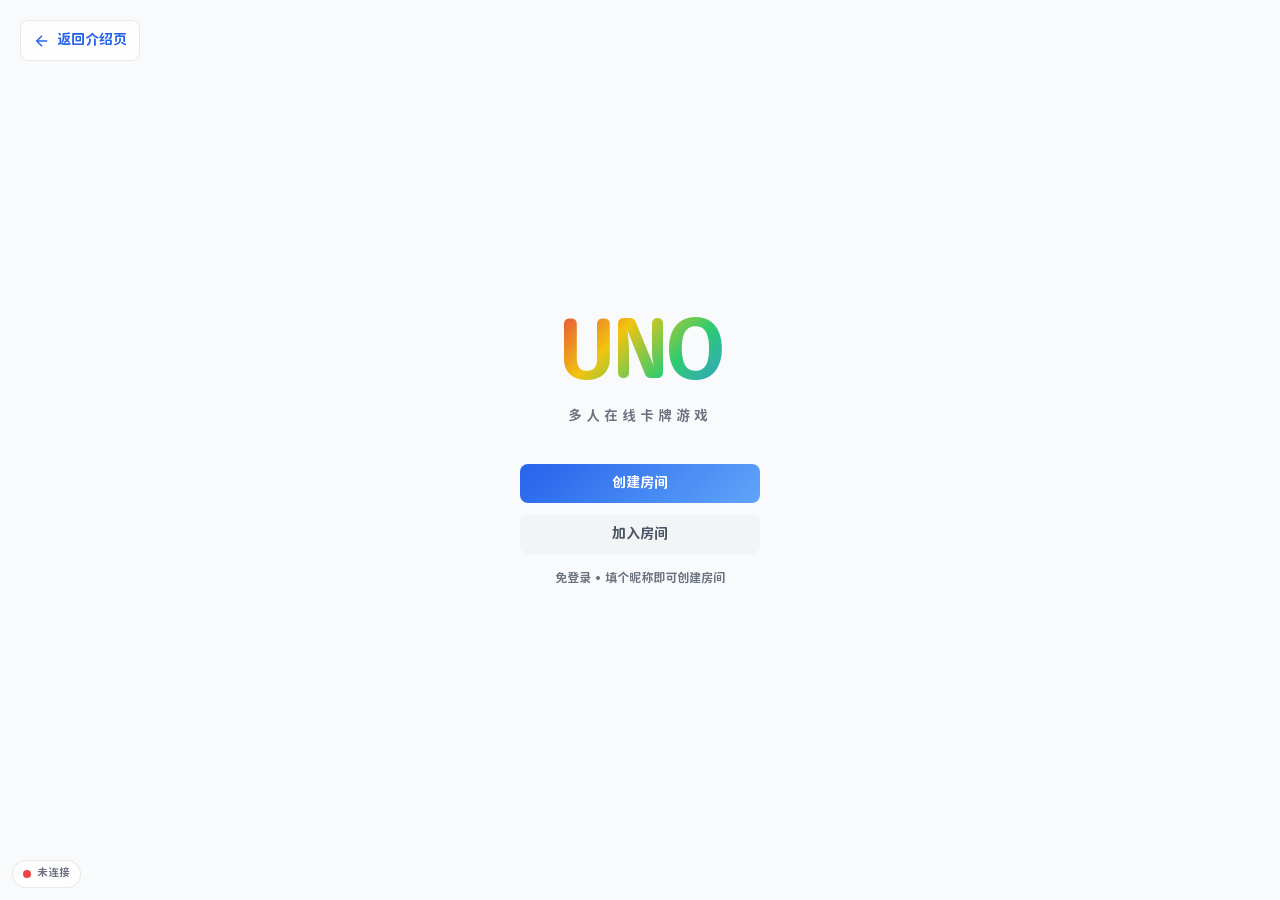
<file: public/index.html>
<!DOCTYPE html>
<html lang="zh-CN">
<head>
    <script src="js/theme-preinit.js?v=1"></script>
    <link rel="stylesheet" href="css/theme-light.css?v=4">
    <link rel="stylesheet" href="css/theme-dark.css?v=7">
    <!-- 进度条骨架内联：<body> 首个子节点，HTML 解析到即渲染，零延迟可见。
         注意：不能 appendChild 到 documentElement（<html> 下的非 head/body 子节点
         会被解析器移除重挂，导致进度条中途重置）。 -->
    <style>
        .page-loading-bar{position:fixed;top:0;left:0;width:0;height:3px;background:linear-gradient(90deg,#3a65c2,#6b8fd8,#3a65c2);background-size:200% 100%;z-index:2147483647;pointer-events:none;box-shadow:0 0 8px rgba(58,101,194,.5);transition:opacity .35s ease-out}
    </style>
    <script>window.__loadStart = (window.performance && performance.now) ? performance.now() : Date.now();</script>
    <script src="js/page-load.js?v=10"></script>
<meta charset="UTF-8">
<meta name="viewport" content="width=device-width, initial-scale=1.0">
<title>UNO 多人在线卡牌游戏</title>
<link rel="icon" type="image/png" href="assets/favicon.jpg">
<link rel="stylesheet" href="css/common.css?v=11">
<link rel="stylesheet" href="css/uno.css?v=3">
</head>
<body>
<div class="page-loading-bar" id="page-loading-bar" style="width:0%"></div>
<div class="beijing"></div>
<div class="background"></div>

<a href="creative.html" class="page-back">
  <svg viewBox="0 0 24 24" fill="none" stroke="currentColor" stroke-width="2">
    <line x1="19" y1="12" x2="5" y2="12"/>
    <polyline points="12 19 5 12 12 5"/>
  </svg>
  <span>返回介绍页</span>
</a>

<!-- ============ START SCREEN ============ -->
<div id="startScreen" class="screen active">
  <div class="logo-container">
    <div class="logo-uno">UNO</div>
    <div class="logo-sub">多人在线卡牌游戏</div>
  </div>
  <div class="start-buttons">
    <button class="btn btn-primary" onclick="showCreateScreen()">创建房间</button>
    <button class="btn btn-secondary" onclick="showJoinScreen()">加入房间</button>
  </div>
  <div class="start-hint" id="startHint"></div>
</div>

<!-- ============ CREATE SCREEN ============ -->
<div id="createScreen" class="screen">
  <div class="uno-card">
    <div class="uno-card-title">创建房间</div>
    <div class="uno-form-group">
      <label>你的昵称</label>
      <input type="text" id="createNickname" placeholder="输入昵称" maxlength="10">
      <div class="uno-form-hint" id="createNicknameHint" style="display:none">使用注册用户名，无法修改</div>
    </div>
    <div class="uno-card-actions">
      <button class="btn btn-primary" onclick="createRoom()">创建</button>
      <button class="btn btn-secondary" onclick="showStartScreen()">返回</button>
    </div>
  </div>
</div>

<!-- ============ JOIN SCREEN ============ -->
<div id="joinScreen" class="screen">
  <div class="uno-card">
    <div class="uno-card-title">加入房间</div>
    <div class="uno-form-group">
      <label>房间代码</label>
      <input type="text" id="joinRoomCode" placeholder="输入6位房间代码" maxlength="6" style="text-transform:uppercase;letter-spacing:4px;text-align:center;font-size:1.2rem">
    </div>
    <div class="uno-form-group">
      <label>你的昵称</label>
      <input type="text" id="joinNickname" placeholder="输入昵称" maxlength="10">
      <div class="uno-form-hint" id="joinNicknameHint" style="display:none">使用注册用户名</div>
    </div>
    <div class="uno-card-actions">
      <button class="btn btn-primary" onclick="joinRoom()">加入</button>
      <button class="btn btn-secondary" onclick="showStartScreen()">返回</button>
    </div>
  </div>
</div>

<!-- ============ LOBBY SCREEN ============ -->
<div id="lobbyScreen" class="screen">
  <div class="uno-card">
    <div class="uno-card-title">游戏大厅</div>
    <div class="lobby-room-code" id="lobbyRoomCode">------</div>
    <div class="lobby-hint">将房间代码分享给好友即可加入</div>
    <div class="lobby-hint">加入房间无需注册</div>
    <button class="btn btn-copy-link" style="width:100%;margin-bottom:12px" onclick="copyRoomLink()">
      <span id="copyLinkText">复制房间链接</span>
    </button>
    <div class="lobby-players" id="lobbyPlayers"></div>
    <div class="uno-card-actions">
      <button class="btn btn-primary" id="startGameBtn" onclick="startGame()" disabled>开始游戏 (至少2人)</button>
      <button class="btn btn-danger" onclick="leaveLobby()">离开房间</button>
    </div>
  </div>
</div>

<!-- ============ GAME SCREEN ============ -->
<div id="gameScreen" class="screen">
  <div class="game-topbar">
    <a href="creative.html" class="game-back">
      <svg viewBox="0 0 24 24" fill="none" stroke="currentColor" stroke-width="2">
        <line x1="19" y1="12" x2="5" y2="12"/>
        <polyline points="12 19 5 12 12 5"/>
      </svg>
      <span>首页</span>
    </a>
    <div class="game-info">
      <div class="game-info-item">
        <span>方向:</span>
        <span class="direction-indicator" id="directionIndicator">&#10227;</span>
      </div>
      <div class="game-info-item">
        <span>当前颜色:</span>
        <span class="current-color-dot" id="currentColorDot"></span>
      </div>
      <div class="game-info-item" id="turnInfo">等待中...</div>
    </div>
    <div class="game-topbar-spacer">
      <div class="last-action" id="lastAction"></div>
      <button class="btn btn-secondary" style="padding:6px 14px;font-size:12px" onclick="leaveGame()">退出</button>
    </div>
  </div>

  <div id="spectatorBanner" class="spectator-banner" style="display:none">
    <svg viewBox="0 0 24 24" fill="none" stroke="currentColor" stroke-width="2" width="16" height="16"><path d="M1 12s4-8 11-8 11 8 11 8-4 8-11 8-11-8-11-8z"/><circle cx="12" cy="12" r="3"/></svg>
    <span>观战模式</span>
  </div>

  <div class="opponents-area" id="opponentsArea"></div>

  <div class="center-area">
    <div class="pile">
      <div class="draw-pile" id="drawPile" onclick="drawCard()">
        <div class="card card-back"></div>
        <div class="card card-back"></div>
        <div class="card card-back"></div>
      </div>
      <div class="pile-label">摸牌堆 (<span id="drawPileCount">0</span>)</div>
    </div>
    <div class="pile">
      <div class="discard-pile" id="discardPile"></div>
      <div class="pile-label">弃牌堆</div>
    </div>
  </div>

  <div class="player-area" id="playerArea">
    <div id="specHandNav" class="spec-hand-nav" style="display:none">
      <button class="spec-nav-btn" onclick="specNavPrev()" id="specNavPrevBtn">&#9664;</button>
      <span class="spec-nav-label" id="specNavLabel">玩家</span>
      <button class="spec-nav-btn" onclick="specNavNext()" id="specNavNextBtn">&#9654;</button>
    </div>
    <div class="player-hand-wrapper">
      <div class="player-hand" id="playerHand"></div>
    </div>
    <div class="player-actions">
      <button class="btn btn-uno" id="unoBtn" onclick="callUno()" disabled>UNO!</button>
    </div>
  </div>
</div>

<!-- ============ END SCREEN ============ -->
<div id="endScreen" class="screen">
  <div class="uno-card" style="text-align:center">
    <div class="uno-card-title" id="endTitle">游戏结束</div>
    <div class="end-winner" id="endWinner"></div>
    <div class="end-scores" id="endScores"></div>
    <div class="uno-card-actions">
      <button class="btn btn-primary" onclick="playAgain()">再来一局</button>
      <button class="btn btn-secondary" onclick="backToStart()">返回首页</button>
    </div>
  </div>
</div>

<!-- ============ COLOR MODAL ============ -->
<div class="color-modal-overlay" id="colorModal">
  <div class="color-modal">
    <div class="color-modal-title">选择颜色</div>
    <div class="color-choices">
      <button class="color-choice color-choice-red" onclick="chooseColor('red')">红色</button>
      <button class="color-choice color-choice-yellow" onclick="chooseColor('yellow')">黄色</button>
      <button class="color-choice color-choice-green" onclick="chooseColor('green')">绿色</button>
      <button class="color-choice color-choice-blue" onclick="chooseColor('blue')">蓝色</button>
    </div>
  </div>
</div>

<!-- ============ SPECTATOR SIDEBAR ============ -->
<div class="spectator-sidebar" id="spectatorSidebar">
  <div class="spectator-sidebar-header">
    <div class="spectator-sidebar-title">
      <svg viewBox="0 0 24 24" fill="none" stroke="currentColor" stroke-width="2" width="16" height="16"><path d="M1 12s4-8 11-8 11 8 11 8-4 8-11 8-11-8-11-8z"/><circle cx="12" cy="12" r="3"/></svg>
      观战面板
    </div>
    <button class="spectator-sidebar-close" onclick="collapseSpectatorSidebar()" title="收起面板">&#9664;</button>
  </div>
  <div class="spectator-sidebar-body" id="spectatorSidebarBody"></div>
</div>

<!-- 侧边栏展开按钮 -->
<div class="spec-sidebar-open-btn" id="specSidebarOpenBtn" onclick="expandSpectatorSidebar()" title="展开观战面板">&#9654;</div>

<!-- ============ TOAST CONTAINER ============ -->
<div class="toast-container" id="toastContainer"></div>

<!-- ============ CONNECTION STATUS ============ -->
<div class="connection-status" id="connectionStatus">
  <span class="status-dot disconnected"></span>
  <span>未连接</span>
</div>

<!-- ============ SPECTATOR VIEW TOGGLE (mobile) ============ -->
<button class="spec-view-toggle" id="specViewToggle" onclick="toggleSpectatorSidebar()" style="display:none">
  <svg viewBox="0 0 24 24" fill="none" stroke="currentColor" stroke-width="2" width="14" height="14"><path d="M1 12s4-8 11-8 11 8 11 8-4 8-11 8-11-8-11-8z"/><circle cx="12" cy="12" r="3"/></svg>
  观战
</button>

<script src="js/uno.js?v=2"></script>
<script src="js/theme.js"></script>
</body>
</html>
</file>
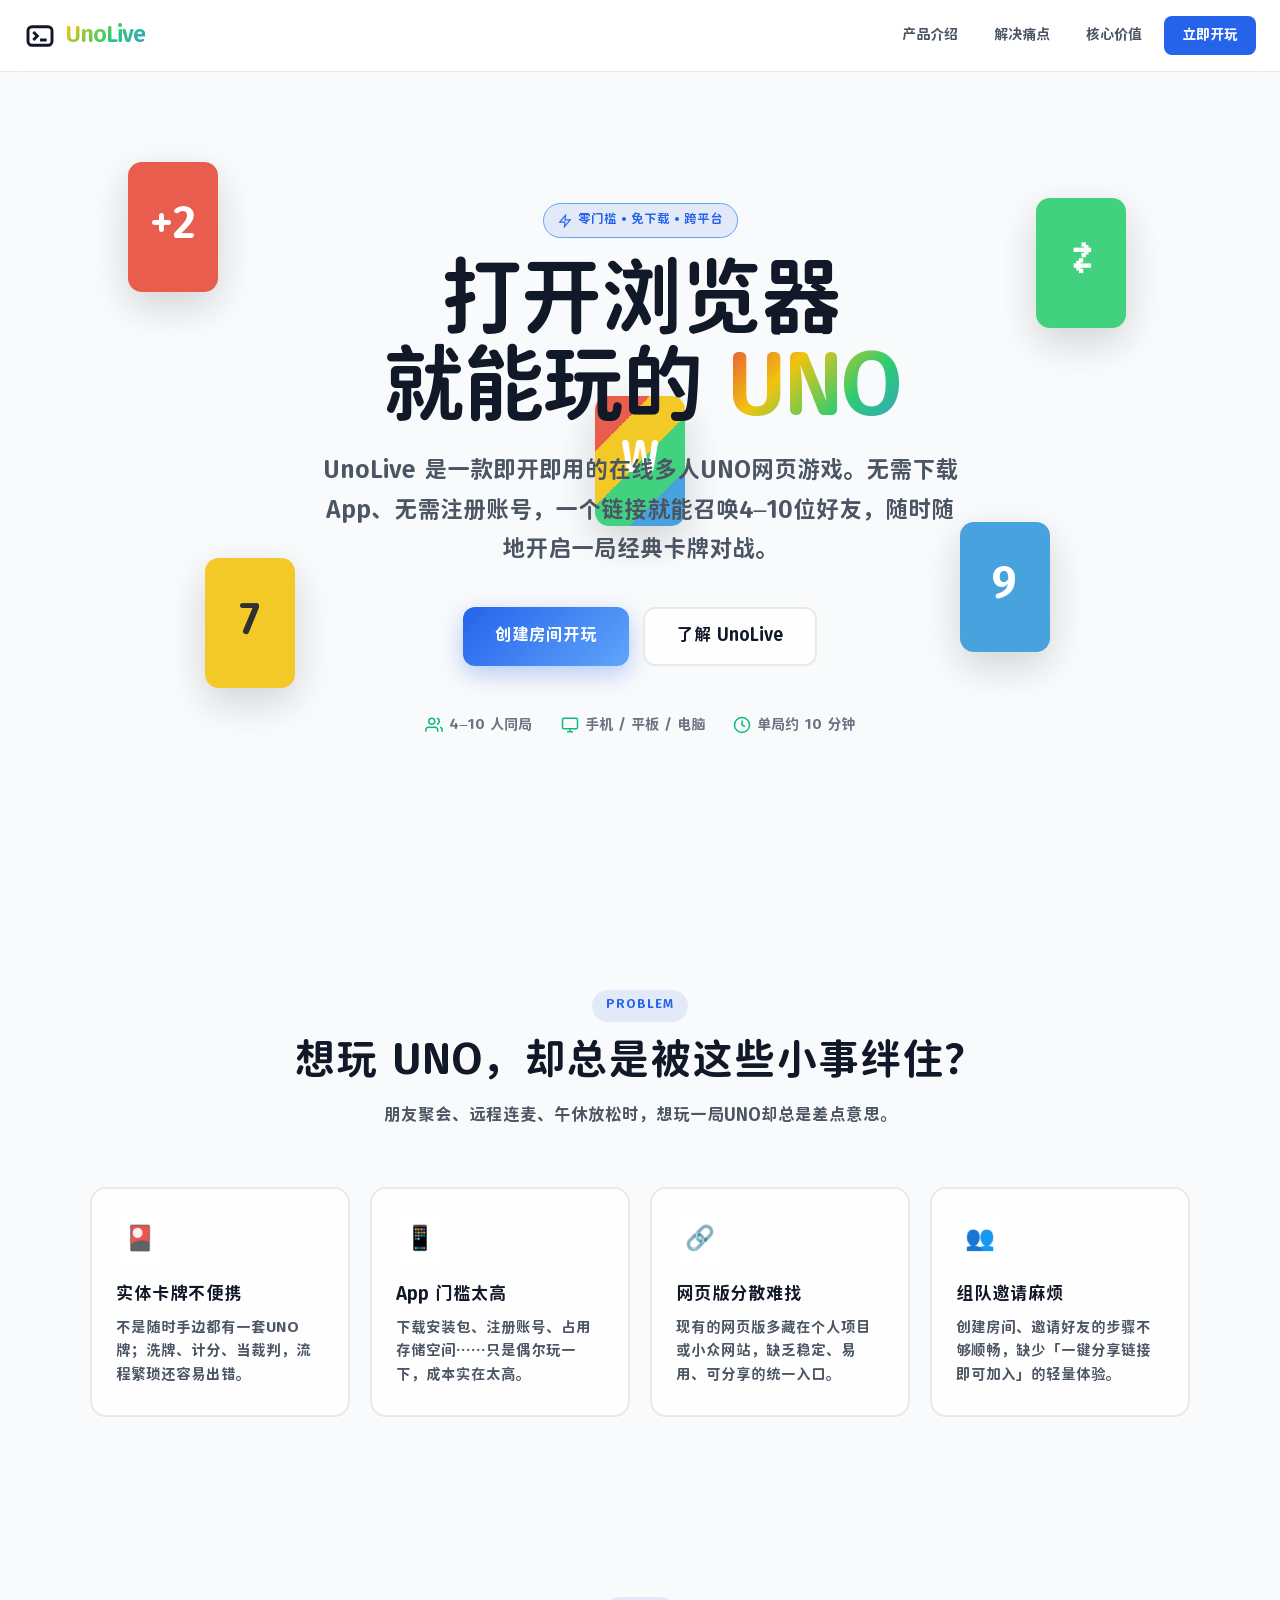
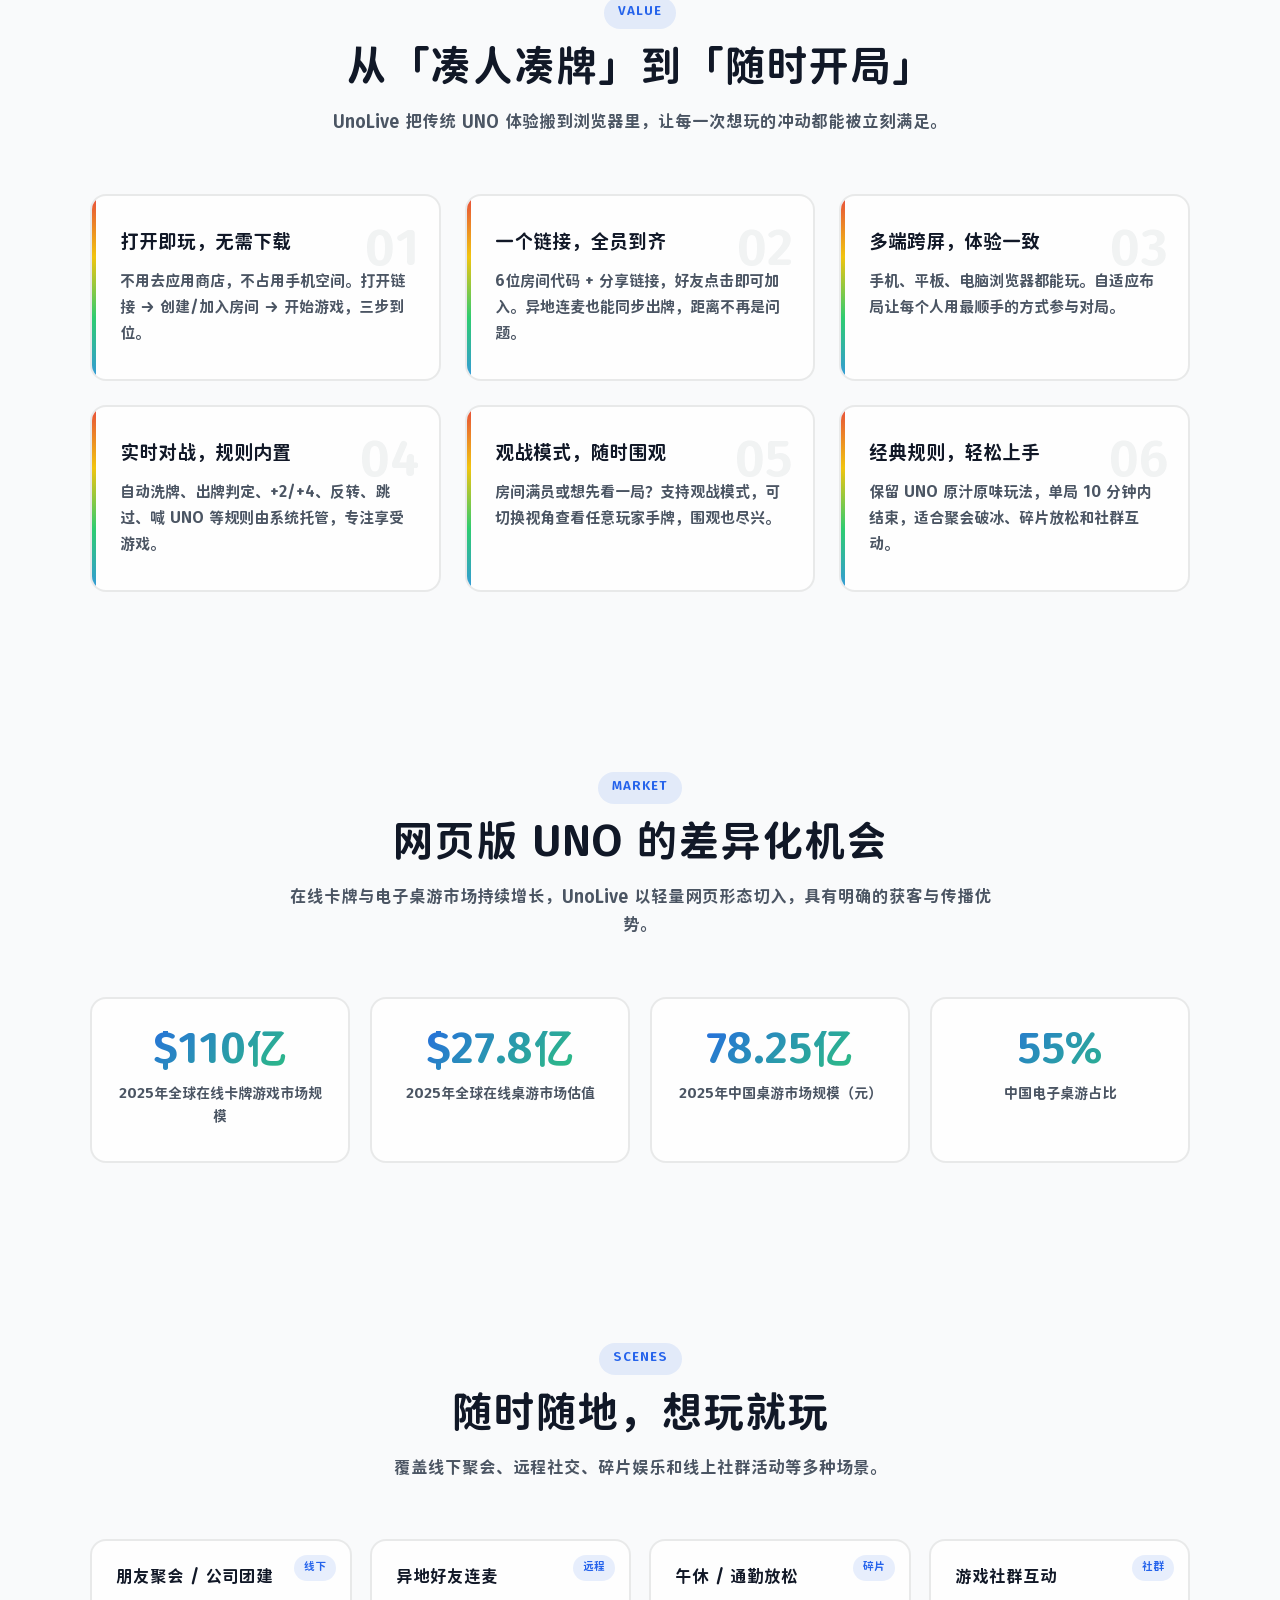
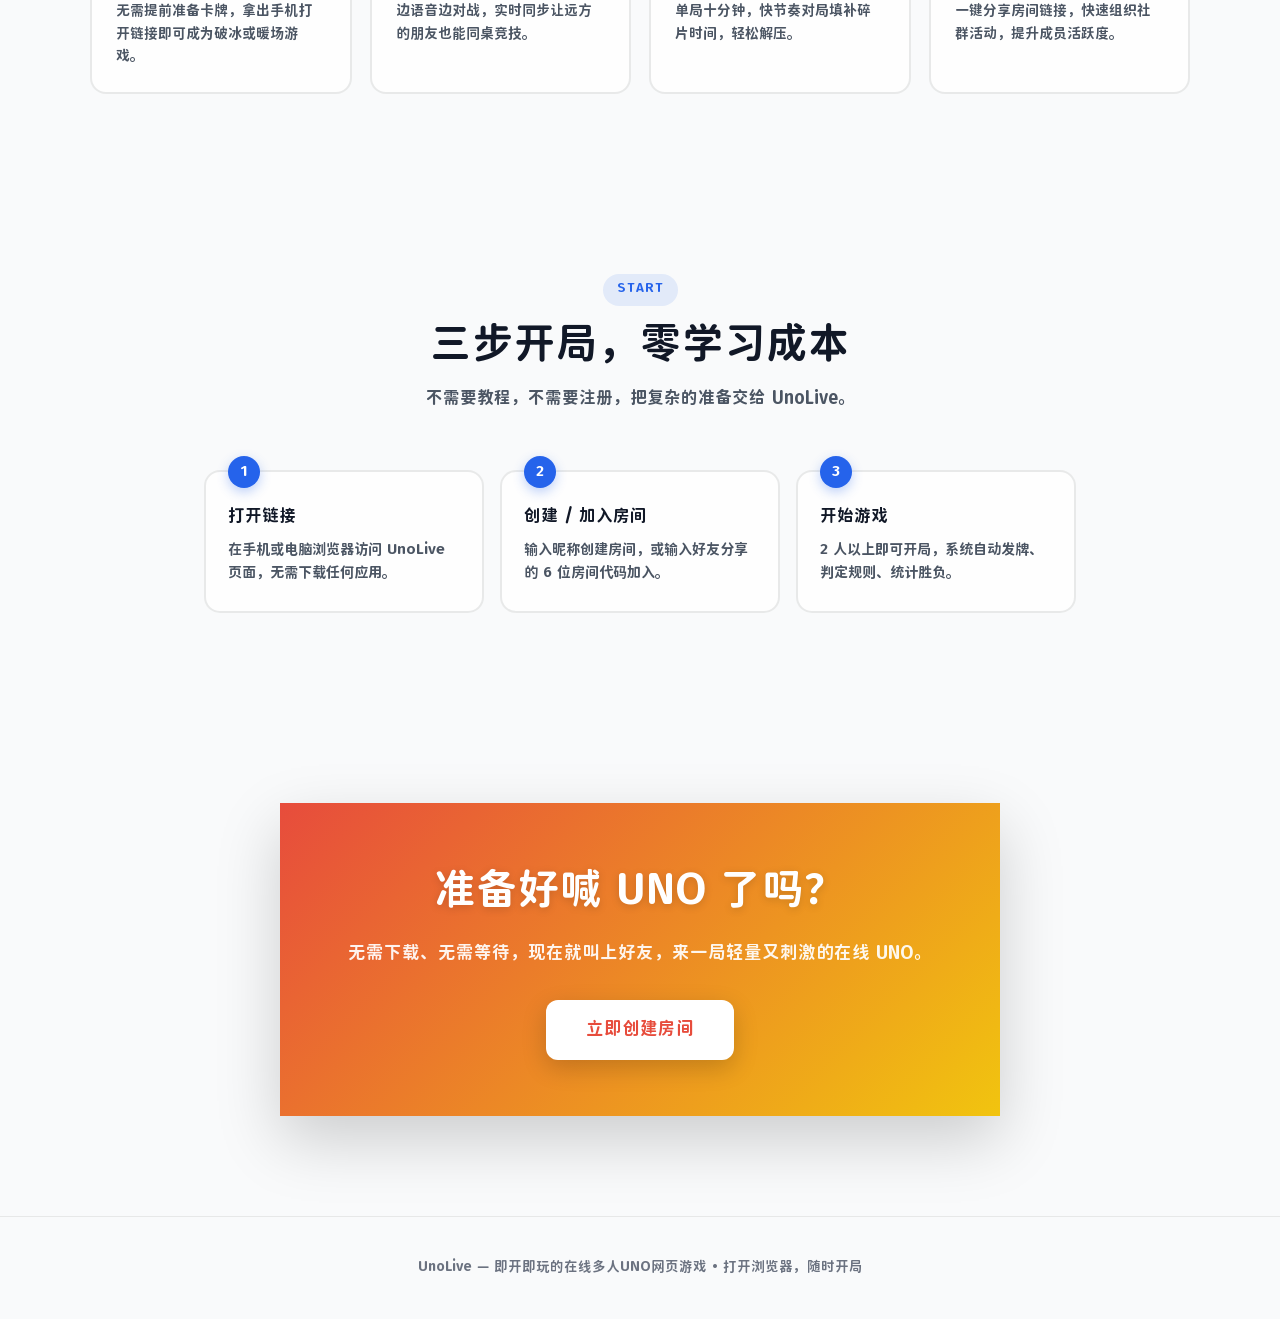
<file: public/creative.html>
<!DOCTYPE html>
<html lang="zh-CN">
<head>
    <script src="js/theme-preinit.js?v=1"></script>
    <link rel="stylesheet" href="css/theme-light.css?v=4">
    <link rel="stylesheet" href="css/theme-dark.css?v=7">
    <!-- 进度条骨架内联：<body> 首个子节点，HTML 解析到即渲染，零延迟可见。
         注意：不能 appendChild 到 documentElement（<html> 下的非 head/body 子节点
         会被解析器移除重挂，导致进度条中途重置）。 -->
    <style>
        .page-loading-bar{position:fixed;top:0;left:0;width:0;height:3px;background:linear-gradient(90deg,#3a65c2,#6b8fd8,#3a65c2);background-size:200% 100%;z-index:2147483647;pointer-events:none;box-shadow:0 0 8px rgba(58,101,194,.5);transition:opacity .35s ease-out}
    </style>
    <script>window.__loadStart = (window.performance && performance.now) ? performance.now() : Date.now();</script>
    <script src="js/page-load.js?v=10"></script>
<meta charset="UTF-8">
<meta name="viewport" content="width=device-width, initial-scale=1.0">
<title>UnoLive — 即开即玩的在线多人UNO</title>
<link rel="icon" type="image/png" href="assets/favicon.jpg">
<link rel="stylesheet" href="css/common.css?v=11">
<link rel="stylesheet" href="css/uno-creative.css?v=2">
</head>
<body>
<div class="page-loading-bar" id="page-loading-bar" style="width:0%"></div>
<div class="beijing"></div>
<div class="background"></div>

<nav class="lp-nav">
  <div class="lp-nav-logo">
    <svg viewBox="0 0 24 24" fill="none" stroke="currentColor" stroke-width="2.2"><rect x="3" y="5" width="18" height="14" rx="3"/><path d="M7 9l3 3-3 3M12 15h5"/></svg>
    UnoLive
  </div>
  <div class="lp-nav-links">
    <a href="#intro">产品介绍</a>
    <a href="#pain">解决痛点</a>
    <a href="#value">核心价值</a>
    <a href="index.html" class="lp-nav-cta">立即开玩</a>
  </div>
</nav>

<main class="uno-lp">
  <!-- Hero -->
  <section class="lp-hero">
    <div class="hero-cards">
      <div class="hero-card red">+2</div>
      <div class="hero-card yellow">7</div>
      <div class="hero-card green">⇄</div>
      <div class="hero-card blue">9</div>
      <div class="hero-card wild">W</div>
    </div>
    <div class="hero-content">
      <div class="hero-badge">
        <svg viewBox="0 0 24 24" fill="none" stroke="currentColor" stroke-width="2" width="14" height="14"><path d="M13 2L3 14h9l-1 8 10-12h-9l1-8z"/></svg>
        零门槛 · 免下载 · 跨平台
      </div>
      <h1 class="hero-title">打开浏览器<br>就能玩的 <span class="uno">UNO</span></h1>
      <p class="hero-subtitle">UnoLive 是一款即开即用的在线多人UNO网页游戏。无需下载App、无需注册账号，一个链接就能召唤4–10位好友，随时随地开启一局经典卡牌对战。</p>
      <div class="hero-actions">
        <a href="index.html" class="btn btn-primary">创建房间开玩</a>
        <a href="#intro" class="btn btn-secondary">了解 UnoLive</a>
      </div>
      <div class="hero-meta">
        <span><svg viewBox="0 0 24 24" fill="none" stroke="currentColor" stroke-width="2"><path d="M17 21v-2a4 4 0 0 0-4-4H5a4 4 0 0 0-4 4v2"/><circle cx="9" cy="7" r="4"/><path d="M23 21v-2a4 4 0 0 0-3-3.87M16 3.13a4 4 0 0 1 0 7.75"/></svg> 4–10 人同局</span>
        <span><svg viewBox="0 0 24 24" fill="none" stroke="currentColor" stroke-width="2"><rect x="2" y="3" width="20" height="14" rx="2"/><line x1="8" y1="21" x2="16" y2="21"/><line x1="12" y1="17" x2="12" y2="21"/></svg> 手机 / 平板 / 电脑</span>
        <span><svg viewBox="0 0 24 24" fill="none" stroke="currentColor" stroke-width="2"><circle cx="12" cy="12" r="10"/><polyline points="12 6 12 12 16 14"/></svg> 单局约 10 分钟</span>
      </div>
    </div>
  </section>

  <!-- 痛点 -->
  <section class="lp-section" id="pain">
    <div class="lp-section-inner">
      <div class="section-header">
        <span class="section-label">Problem</span>
        <h2 class="section-title">想玩 UNO，却总是被这些小事绊住？</h2>
        <p class="section-desc">朋友聚会、远程连麦、午休放松时，想玩一局UNO却总是差点意思。</p>
      </div>
      <div class="pain-grid">
        <div class="pain-card">
          <div class="pain-icon">🎴</div>
          <h3>实体卡牌不便携</h3>
          <p>不是随时手边都有一套UNO牌；洗牌、计分、当裁判，流程繁琐还容易出错。</p>
        </div>
        <div class="pain-card">
          <div class="pain-icon">📱</div>
          <h3>App 门槛太高</h3>
          <p>下载安装包、注册账号、占用存储空间……只是偶尔玩一下，成本实在太高。</p>
        </div>
        <div class="pain-card">
          <div class="pain-icon">🔗</div>
          <h3>网页版分散难找</h3>
          <p>现有的网页版多藏在个人项目或小众网站，缺乏稳定、易用、可分享的统一入口。</p>
        </div>
        <div class="pain-card">
          <div class="pain-icon">👥</div>
          <h3>组队邀请麻烦</h3>
          <p>创建房间、邀请好友的步骤不够顺畅，缺少「一键分享链接即可加入」的轻量体验。</p>
        </div>
      </div>
    </div>
  </section>

  <!-- 核心价值 -->
  <section class="lp-section" id="value">
    <div class="lp-section-inner">
      <div class="section-header">
        <span class="section-label">Value</span>
        <h2 class="section-title">从「凑人凑牌」到「随时开局」</h2>
        <p class="section-desc">UnoLive 把传统 UNO 体验搬到浏览器里，让每一次想玩的冲动都能被立刻满足。</p>
      </div>
      <div class="value-grid">
        <div class="value-card">
          <span class="value-num">01</span>
          <h3>打开即玩，无需下载</h3>
          <p>不用去应用商店，不占用手机空间。打开链接 → 创建/加入房间 → 开始游戏，三步到位。</p>
        </div>
        <div class="value-card">
          <span class="value-num">02</span>
          <h3>一个链接，全员到齐</h3>
          <p>6位房间代码 + 分享链接，好友点击即可加入。异地连麦也能同步出牌，距离不再是问题。</p>
        </div>
        <div class="value-card">
          <span class="value-num">03</span>
          <h3>多端跨屏，体验一致</h3>
          <p>手机、平板、电脑浏览器都能玩。自适应布局让每个人用最顺手的方式参与对局。</p>
        </div>
        <div class="value-card">
          <span class="value-num">04</span>
          <h3>实时对战，规则内置</h3>
          <p>自动洗牌、出牌判定、+2/+4、反转、跳过、喊 UNO 等规则由系统托管，专注享受游戏。</p>
        </div>
        <div class="value-card">
          <span class="value-num">05</span>
          <h3>观战模式，随时围观</h3>
          <p>房间满员或想先看一局？支持观战模式，可切换视角查看任意玩家手牌，围观也尽兴。</p>
        </div>
        <div class="value-card">
          <span class="value-num">06</span>
          <h3>经典规则，轻松上手</h3>
          <p>保留 UNO 原汁原味玩法，单局 10 分钟内结束，适合聚会破冰、碎片放松和社群互动。</p>
        </div>
      </div>
    </div>
  </section>

  <!-- 数据 -->
  <section class="lp-section" id="market">
    <div class="lp-section-inner">
      <div class="section-header">
        <span class="section-label">Market</span>
        <h2 class="section-title">网页版 UNO 的差异化机会</h2>
        <p class="section-desc">在线卡牌与电子桌游市场持续增长，UnoLive 以轻量网页形态切入，具有明确的获客与传播优势。</p>
      </div>
      <div class="stats-grid">
        <div class="stat-card">
          <div class="stat-number">$110亿</div>
          <div class="stat-label">2025年全球在线卡牌游戏市场规模</div>
        </div>
        <div class="stat-card">
          <div class="stat-number">$27.8亿</div>
          <div class="stat-label">2025年全球在线桌游市场估值</div>
        </div>
        <div class="stat-card">
          <div class="stat-number">78.25亿</div>
          <div class="stat-label">2025年中国桌游市场规模（元）</div>
        </div>
        <div class="stat-card">
          <div class="stat-number">55%</div>
          <div class="stat-label">中国电子桌游占比</div>
        </div>
      </div>
    </div>
  </section>

  <!-- 使用场景 -->
  <section class="lp-section" id="scenes">
    <div class="lp-section-inner">
      <div class="section-header">
        <span class="section-label">Scenes</span>
        <h2 class="section-title">随时随地，想玩就玩</h2>
        <p class="section-desc">覆盖线下聚会、远程社交、碎片娱乐和线上社群活动等多种场景。</p>
      </div>
      <div class="scene-grid">
        <div class="scene-card">
          <span class="scene-tag">线下</span>
          <h4>朋友聚会 / 公司团建</h4>
          <p>无需提前准备卡牌，拿出手机打开链接即可成为破冰或暖场游戏。</p>
        </div>
        <div class="scene-card">
          <span class="scene-tag">远程</span>
          <h4>异地好友连麦</h4>
          <p>边语音边对战，实时同步让远方的朋友也能同桌竞技。</p>
        </div>
        <div class="scene-card">
          <span class="scene-tag">碎片</span>
          <h4>午休 / 通勤放松</h4>
          <p>单局十分钟，快节奏对局填补碎片时间，轻松解压。</p>
        </div>
        <div class="scene-card">
          <span class="scene-tag">社群</span>
          <h4>游戏社群互动</h4>
          <p>一键分享房间链接，快速组织社群活动，提升成员活跃度。</p>
        </div>
      </div>
    </div>
  </section>

  <!-- 流程 -->
  <section class="lp-section" id="steps">
    <div class="lp-section-inner">
      <div class="section-header">
        <span class="section-label">Start</span>
        <h2 class="section-title">三步开局，零学习成本</h2>
        <p class="section-desc">不需要教程，不需要注册，把复杂的准备交给 UnoLive。</p>
      </div>
      <div class="steps">
        <div class="step">
          <h4>打开链接</h4>
          <p>在手机或电脑浏览器访问 UnoLive 页面，无需下载任何应用。</p>
        </div>
        <div class="step">
          <h4>创建 / 加入房间</h4>
          <p>输入昵称创建房间，或输入好友分享的 6 位房间代码加入。</p>
        </div>
        <div class="step">
          <h4>开始游戏</h4>
          <p>2 人以上即可开局，系统自动发牌、判定规则、统计胜负。</p>
        </div>
      </div>
    </div>
  </section>

  <!-- CTA -->
  <section class="lp-cta" id="intro">
    <div class="cta-inner">
      <h2>准备好喊 UNO 了吗？</h2>
      <p>无需下载、无需等待，现在就叫上好友，来一局轻量又刺激的在线 UNO。</p>
      <a href="index.html" class="btn">立即创建房间</a>
    </div>
  </section>

  <footer class="lp-footer">
    <p>UnoLive — 即开即玩的在线多人UNO网页游戏 · 打开浏览器，随时开局</p>
  </footer>
</main>
<script src="js/theme.js"></script>
</body>
</html>
</file>
<file: public/css/theme-light.css>
/* =====================================================
   全站亮色主题变量
   说明：仅保存亮色调色板与主题级变量；页面布局仍在各自 CSS 中维护。
   ===================================================== */

:root,
html[data-theme="light"] {
  color-scheme: light;

  /* 主色调 - 蓝色系（common.css 组件使用） */
  --primary: #2563EB;
  --primary-dark: #1D4ED8;
  --primary-light: #60A5FA;
  --primary-bg: rgba(37, 99, 235, 0.1);

  /* legacy / article style.css 变量 */
  --primary-color: #2563EB;
  --secondary-color: #ec4899;
  --glass-bg: rgba(255, 255, 255, 0.1);
  --glass-border: rgba(255, 255, 255, 0.2);
  --shadow: 0 8px 32px rgba(0, 0, 0, 0.1);
  --bg-primary: rgba(255, 255, 255, 0.9);
  --bg-secondary: rgba(248, 248, 252, 0.95);
  --border-color: rgba(0, 0, 0, 0.1);
  --moboxsvg-color:rgb(0, 0, 0);

  /* 功能色 */
  --danger: #EF4444;
  --danger-dark: #DC2626;
  --success: #10B981;
  --warning: #F59E0B;

  /* 文字色 */
  --text-primary: #111827;
  --text-secondary: #4B5563;
  --text-muted: #6B7280;
  --text-light: #9CA3AF;

  /* 背景色 */
  --bg-page: rgba(249, 250, 251, 0.75);
  --bg-overlay: rgba(255, 255, 255, 0.497);
  --bg-mask: rgba(0, 0, 0, 0.4);
  --bg-card: rgba(255, 255, 255, 0.72);
  --bg-card-glass: rgb(255, 255, 255);
  --bg-card-solid: rgba(255, 255, 255, 0.95);
  --bg-input: rgba(255, 255, 255, 0.8);
  --bg-hover: rgba(37, 99, 235, 0.05);
  --bg-hover-strong: rgba(37, 99, 235, 0.10);

  /* 强调色 */
  --accent-blue: #60A5FA;
  --accent-purple: #2563EB;
  --accent-cyan: #25d9e7;

  /* 边框 */
  --border-light: rgba(226, 228, 228, 0.788);
  --border-default: #E5E7EB;
  --border-focus: rgba(37, 99, 235, 1);

  /* 阴影 */
  --shadow-sm: 0 1px 3px rgba(0, 0, 0, 0.05);
  --shadow-md: 0 4px 12px rgba(0, 0, 0, 0.08);
  --shadow-lg: 0 8px 32px rgba(0, 0, 0, 0.1);
  --shadow-primary: 0 4px 12px rgba(37, 99, 235, 0.35);

  /* 间距/圆角 */
  --radius-sm: 6px;
  --radius-md: 8px;
  --radius-lg: 12px;
  --radius-xl: 16px;
}
</file>
<file: public/css/theme-dark.css>
/* =====================================================
   全站暗黑模式样式
   通过 html[data-theme="dark"] 生效；跟随系统由 javascript/theme.js 决定实际 data-theme。
   ===================================================== */

html[data-theme="dark"] {
  color-scheme: dark;

  /* 主色调 - 蓝色 */
  --primary: #3B82F6;
  --primary-dark: #2563EB;
  --primary-light: #93C5FD;
  --primary-bg: rgba(59, 130, 246, 0.15);

  /* 强调色 */
  --accent-blue: #60A5FA;
  --accent-purple: #3B82F6;
  --accent-cyan: #25d9e7;

  /* legacy / article style.css 变量 */
  --primary-color: #3B82F6;
  --secondary-color: #f472b6;
  --glass-bg: rgba(10, 10, 10, 0.72);
  --glass-border: rgba(255, 255, 255, 0.1);
  --shadow: 0 8px 32px rgba(0, 0, 0, 0.3);
  --bg-primary: rgba(17, 17, 19, 0.95);
  --bg-secondary: rgba(10, 10, 10, 0.95);
  --border-color: rgba(255, 255, 255, 0.1);
  --moboxsvg-color:rgb(255, 255, 255);
  /* 功能色 */
  --danger: #f87171;
  --danger-dark: #ef4444;
  --success: #34d399;
  --warning: #fbbf24;

  /* 文字色 */
  --text-primary: #f8fafc;
  --text-secondary: #cbd5e1;
  --text-muted: #94a3b8;
  --text-light: rgba(255, 255, 255, 0.55);

  /* 背景色 - 半透明以允许背景图片透出（与亮色模式 0.75 透明度一致） */
  --bg-page: rgba(15, 23, 42, 0.85);
  --bg-mask-opacity: 0.3;
  --bg-mask: hsl(222 47% 11% / var(--bg-mask-opacity));
  --bg-overlay: var(--bg-mask);
  --bg-card: rgba(41, 44, 50, 0.877);
  --bg-card-glass: rgba(41, 44, 50, 0.904);
  --bg-card-solid: rgba(30, 41, 59, 0.8);
  --bg-input: #1E293B;
  --bg-hover: rgba(255, 255, 255, 0.06);
  --bg-hover-strong: rgba(255, 255, 255, 0.10);
  --bg-card-transparent:rgba(51, 65, 85, 0.51);

  /* 边框 */
  --border-light: rgba(255, 255, 255, 0.08);
  --border-default: rgba(255, 255, 255, 0.12);
  --border-focus: var(--primary);

  /* 阴影 */
  --shadow-sm: 0 4px 6px -1px rgb(0 0 0 / 0.18), 0 2px 4px -2px rgb(0 0 0 / 0.14);
  --shadow-md: 0 10px 15px -3px rgb(0 0 0 / 0.2), 0 4px 6px -4px rgb(0 0 0 / 0.16);
  --shadow-lg: 0 20px 25px -5px rgb(0 0 0 / 0.22), 0 8px 10px -6px rgb(0 0 0 / 0.18);
  --shadow-primary: 0 10px 15px -3px rgb(59 130 246 / 0.25);
}

html[data-theme="dark"] {
  background-color: rgb(23, 25, 28);
  color: var(--text-primary);
}

html[data-theme="dark"] body {
  background-color: rgb(23, 25, 28);
  color: var(--text-primary);
}

html[data-theme="dark"] .background::before {
  background-color: transparent;
  background-image: none;
}

html[data-theme="dark"] .background::after {
  background-color: rgba(15, 23, 42, 0.5);
  background-image: none;
}

html[data-theme="dark"] .btn-secondary {
  background-color: var(--bg-card);
  color: var(--text-secondary);
}

html[data-theme="dark"] .btn-secondary:hover {
  background-color: var(--bg-input);
}

html[data-theme="dark"] input,
html[data-theme="dark"] textarea,
html[data-theme="dark"] select {
  color: var(--text-primary);
  background-color: var(--bg-input);
  border-color: var(--border-default);
}

html[data-theme="dark"] input::placeholder,
html[data-theme="dark"] textarea::placeholder {
  color: var(--text-muted);
}

html[data-theme="dark"] ::selection {
  background: rgba(59, 130, 246, 0.35);
  color: #fff;
}

html[data-theme="dark"] ::-webkit-scrollbar-track {
  background: rgba(255, 255, 255, 0.05);
}

html[data-theme="dark"] ::-webkit-scrollbar-thumb {
  background: rgba(255, 255, 255, 0.18);
}

html[data-theme="dark"] ::-webkit-scrollbar-thumb:hover {
  background: rgba(255, 255, 255, 0.28);
}

/* 常见内容容器补强 */
html[data-theme="dark"] .card,
html[data-theme="dark"] .article-card,
html[data-theme="dark"] .comment-item,
html[data-theme="dark"] .message-card,
html[data-theme="dark"] .upload-form,
html[data-theme="dark"] .editor-preview-pane,
html[data-theme="dark"] .file-dropzone,
html[data-theme="dark"] .login-container {
  background-color: var(--bg-card);
  border-color: var(--border-default);
  color: var(--text-primary);
}

/* 文章内容区去除背景遮罩 */
html[data-theme="dark"] .article-wrapper,
html[data-theme="dark"] .article-body,
html[data-theme="dark"] .article-content,
html[data-theme="dark"] .markdown-content {
  background: transparent !important;
  border-color: transparent;
  color: var(--text-primary);
}

html[data-theme="dark"] .hljs,
html[data-theme="dark"] pre,
html[data-theme="dark"] code {
  background-color: var(--bg-input);
  color: var(--text-primary);
}

html[data-theme="dark"] blockquote {
  background: var(--primary-bg);
  border-left-color: var(--primary);
  color: var(--text-secondary);
}
</file>
<file: public/css/common.css>
/* =====================================================
   公共基础样式 - 全站通用
   包含：字体、重置、背景层、通用组件、CSS变量
   ===================================================== */

/* -------------------- CSS 变量 -------------------- */
/* 主题变量已拆分到 /css/theme-light.css 与 /css/theme-dark.css。 */

/* -------------------- 字体 -------------------- */
@font-face {
    font-family: 'Kosugi Maru';
    src: url('../assets/fonts/main-font.woff2') format('woff2');
    font-weight: normal;
    font-style: normal;
    font-display: swap;
}

/* -------------------- 基础重置 -------------------- */
* {
    margin: 0;
    padding: 0;
    box-sizing: border-box;
}

html {
    overflow-x: hidden;
}

body {
    font-family: 'Kosugi Maru', -apple-system, BlinkMacSystemFont, 'Segoe UI', Roboto, 'Helvetica Neue', Arial, sans-serif;
    min-height: 100vh;
    min-width: 100vw;
    color: var(--text-primary);
    line-height: 1.6;
    overflow-x: hidden;
    background-color: rgb(249, 250, 251);
}

a {
    color: inherit;
    text-decoration: none;
}

button {
    font-family: inherit;
}

/* -------------------- 背景层 -------------------- */
.beijing {
    position: fixed;
    top: 0;
    left: 0;
    width: 100%;
    height: 100%;
    background-size: cover;
    background-position: center;
    background-repeat: no-repeat;
    z-index: -3;
    pointer-events: none;
}

.background {
    position: fixed;
    top: 0;
    left: 0;
    width: 100%;
    height: 100%;
    z-index: -1;
    pointer-events: none;
}

.background::before {
    content: '';
    position: absolute;
    top: 0;
    left: 0;
    width: 100%;
    height: 100%;
    background-color: var(--bg-overlay);
    z-index: -2;
    transition: background-color 0.3s ease;
}

.background::after {
    content: '';
    position: absolute;
    top: 0;
    left: 0;
    width: 100%;
    height: 100%;
    background: var(--bg-page);
    z-index: -1;
    transition: background-color 0.3s ease;
}

/* -------------------- 通用工具类 -------------------- */
.hidden {
    display: none !important;
}

/* -------------------- 页面头部 -------------------- */
.page-header {
    display: flex;
    align-items: center;
    justify-content: space-between;
    gap: 16px;
    margin-bottom: 24px;
    padding: 16px 20px;
    background-color: var(--bg-card);
    border-radius: var(--radius-md);
    border: 2px solid var(--border-light);
}

.page-title {
    font-size: 1.5rem;
    font-weight: 700;
    color: var(--text-primary);
    text-align: center;
}

.back-link {
    display: inline-flex;
    align-items: center;
    gap: 6px;
    color: var(--primary);
    font-size: 0.9rem;
    font-weight: 500;
    padding: 8px 12px;
    border-radius: var(--radius-md);
    transition: color 0.2s ease, background-color 0.2s ease;
}

.back-link svg {
    width: 18px;
    height: 18px;
}

.back-link:hover {
    color: var(--primary-dark);
    background-color: var(--primary-bg);
}

/* -------------------- 通用按钮 -------------------- */
.btn {
    display: inline-flex;
    align-items: center;
    justify-content: center;
    gap: 6px;
    padding: 10px 18px;
    border: none;
    border-radius: var(--radius-md);
    font-size: 0.9rem;
    font-weight: 600;
    cursor: pointer;
    transition: transform 0.2s ease, box-shadow 0.2s ease, background-color 0.2s ease;
}

.btn:hover {
    transform: translateY(-1px);
}

.btn svg {
    width: 18px;
    height: 18px;
}

.btn-primary {
    background: linear-gradient(135deg, var(--primary), var(--primary-light));
    color: #fff;
}

.btn-primary:hover {
    box-shadow: var(--shadow-primary);
}

.btn-danger {
    background-color: var(--danger);
    color: #fff;
}

.btn-danger:hover {
    background-color: var(--danger-dark);
}

.btn-secondary {
    background-color: rgba(243, 244, 246, 1);
    color: var(--text-secondary);
}

.btn-secondary:hover {
    background-color: rgba(229, 231, 235, 1);
}

/* 图标按钮 */
.btn-icon {
    display: inline-flex;
    align-items: center;
    justify-content: center;
    width: 36px;
    height: 36px;
    border: none;
    border-radius: var(--radius-md);
    cursor: pointer;
    transition: background-color 0.2s ease;
}

.btn-icon svg {
    width: 18px;
    height: 18px;
}

.btn-icon-edit {
    background-color: var(--primary-bg);
    color: var(--primary);
}

.btn-icon-edit:hover {
    background-color: color-mix(in srgb, var(--primary) 20%, transparent);
}

.btn-icon-delete {
    background-color: rgba(239, 68, 68, 0.1);
    color: var(--danger);
}

.btn-icon-delete:hover {
    background-color: rgba(239, 68, 68, 0.2);
}

/* -------------------- 通用表单 -------------------- */
.form-group {
    margin-bottom: 16px;
}

.form-group label {
    display: block;
    font-size: 0.85rem;
    font-weight: 600;
    color: var(--text-secondary);
    margin-bottom: 6px;
}

.form-input,
.form-textarea {
    width: 100%;
    padding: 10px 12px;
    border: 2px solid var(--border-light);
    border-radius: var(--radius-md);
    font-size: 0.9rem;
    font-family: inherit;
    color: var(--text-primary);
    background-color: var(--bg-input);
    outline: none;
    transition: border-color 0.2s ease, box-shadow 0.2s ease;
}

.form-input:focus,
.form-textarea:focus {
    border-color: var(--border-focus);
    box-shadow: 0 0 0 3px color-mix(in srgb, var(--primary) 15%, transparent);
}

.form-textarea {
    resize: vertical;
    min-height: 120px;
}

/* -------------------- 通用卡片容器 -------------------- */
.card {
    background-color: var(--bg-card);
    border-radius: var(--radius-lg);
    border: 2px solid var(--border-light);
    box-shadow: var(--shadow-md);
    overflow: hidden;
}

/* -------------------- 通用表格 -------------------- */
.data-table {
    width: 100%;
    border-collapse: collapse;
}

.data-table thead {
    background-color: var(--primary-bg);
}

.data-table th {
    padding: 14px 16px;
    text-align: left;
    font-size: 0.85rem;
    font-weight: 600;
    color: var(--primary);
    border-bottom: 2px solid var(--border-light);
}

.data-table td {
    padding: 12px 16px;
    border-bottom: 1px solid var(--border-default);
    vertical-align: middle;
}

.data-table tbody tr:hover {
    background-color: var(--bg-hover);
}

.data-table tbody tr:last-child td {
    border-bottom: none;
}

/* -------------------- 通用弹窗 -------------------- */
.modal-overlay {
    position: fixed;
    top: 0;
    left: 0;
    width: 100%;
    height: 100%;
    background-color: rgba(10, 10, 10, 0.6);
    display: flex;
    align-items: center;
    justify-content: center;
    z-index: 1000;
    padding: 20px;
}

.modal-content {
    background-color: var(--bg-card-solid);
    border-radius: var(--radius-lg);
    border: 2px solid var(--border-light);
    width: 100%;
    max-width: 600px;
    max-height: 90vh;
    overflow-y: auto;
    box-shadow: var(--shadow-lg);
}

.modal-small {
    max-width: 400px;
}

.modal-header {
    display: flex;
    align-items: center;
    justify-content: space-between;
    padding: 16px 20px;
    border-bottom: 1px solid var(--border-default);
}

.modal-header h2 {
    font-size: 1.1rem;
    font-weight: 600;
    color: var(--text-primary);
}

.modal-close {
    display: flex;
    align-items: center;
    justify-content: center;
    width: 32px;
    height: 32px;
    border: none;
    background: transparent;
    cursor: pointer;
    color: var(--text-muted);
    border-radius: var(--radius-md);
    transition: background-color 0.2s ease;
}

.modal-close:hover {
    background-color: var(--bg-hover);
}

.modal-close svg {
    width: 20px;
    height: 20px;
}

.modal-actions {
    display: flex;
    justify-content: flex-end;
    gap: 10px;
    padding: 16px 20px;
    border-top: 1px solid var(--border-default);
}

.modal-text {
    padding: 20px;
    font-size: 0.9rem;
    color: var(--text-muted);
}

/* -------------------- 通用空状态/加载 -------------------- */
.empty-state {
    text-align: center;
    padding: 60px 20px;
    background-color: var(--bg-card);
    border-radius: var(--radius-lg);
    border: 2px solid var(--border-light);
}

.empty-state svg {
    width: 64px;
    height: 64px;
    color: var(--text-light);
    margin-bottom: 16px;
}

.empty-state p {
    font-size: 1rem;
    color: var(--text-muted);
    margin-bottom: 16px;
}

.loading-spinner {
    width: 40px;
    height: 40px;
    border: 3px solid color-mix(in srgb, var(--primary) 20%, transparent);
    border-top-color: var(--primary);
    border-radius: 50%;
    animation: spin 1s linear infinite;
    margin: 0 auto 16px;
}

@keyframes spin {
    to { transform: rotate(360deg); }
}

/* -------------------- 页面加载效果 -------------------- */
/* 顶部进度条：样式以内联 <style> 为准（见 index.html），此处仅作兜底。
   关键：transition 只作用于 opacity，宽度必须由 JS 逐帧设置，
   若给 width 加 transition，多帧连续赋值会被合并成一次跳动。 */
.page-loading-bar {
    position: fixed;
    top: 0;
    left: 0;
    width: 0%;
    height: 3px;
    background: linear-gradient(90deg, var(--primary), var(--primary-light), var(--primary));
    background-size: 200% 100%;
    z-index: 2147483647;
    pointer-events: none;
    box-shadow: 0 0 8px color-mix(in srgb, var(--primary) 50%, transparent);
    transition: opacity 0.35s ease-out;
}

.page-loading-bar.done {
    opacity: 0;
    transition: opacity 0.35s ease-out;
}

/* 内容元素入场/退场动画（统一：opacity 50%→100% + 轻微上移，非线性缓动，≤1s） */

/* 注：页面初始不再做 opacity 预隐藏——HTML 内容本身在首帧即可见，
   预隐藏依赖后加载的 CSS 覆盖来解除，存在竞态（CSS 未就绪时会白屏），
   改为内容直接可见 + 进度条收尾时做一次淡入增强。 */

.page-transition-target {
    transition: opacity 0.6s cubic-bezier(0.22, 1, 0.36, 1),
                transform 0.6s cubic-bezier(0.22, 1, 0.36, 1);
}

html[data-page-state="revealing"] .page-transition-target {
    opacity: 0.5;
    transform: translateY(16px);
}

html[data-page-state="revealing"] .page-transition-target.is-revealed {
    opacity: 1;
    transform: translateY(0);
}

html[data-page-state="ready"] .page-transition-target {
    opacity: 1;
    transform: translateY(0);
}

html[data-page-state="leaving"] .page-transition-target {
    opacity: 0;
    transform: translateY(-16px);
    transition: opacity 0.2s cubic-bezier(0.22, 1, 0.36, 1),
                transform 0.2s cubic-bezier(0.22, 1, 0.36, 1);
}

/* 保留旧类名兼容，避免外部依赖 page-fadein 的页面失效 */
@keyframes page-fadein-anim {
    from {
        opacity: 0.5;
        transform: translateY(16px);
    }
    to {
        opacity: 1;
        transform: translateY(0);
    }
}

.page-fadein {
    animation: page-fadein-anim 0.6s cubic-bezier(0.22, 1, 0.36, 1) both;
}

/* -------------------- 减少动画偏好 -------------------- */
@media (prefers-reduced-motion: reduce) {
    /* 注意：不能给 .page-loading-bar 加 width 的 transition，
       否则 JS 逐帧赋宽会被浏览器合并成一次跳变。 */
    .page-loading-bar.done {
        transition: opacity 0.1s ease !important;
    }

    .page-fadein {
        animation: none !important;
        opacity: 1 !important;
        transform: none !important;
    }

    .page-transition-target,
    html[data-page-state="revealing"] .page-transition-target,
    html[data-page-state="revealing"] .page-transition-target.is-revealed,
    html[data-page-state="ready"] .page-transition-target,
    html[data-page-state="leaving"] .page-transition-target {
        transform: none !important;
        transition: opacity 0.15s ease !important;
    }
}

/* -------------------- 响应式 -------------------- */
@media (max-width: 768px) {
    .page-header {
        flex-wrap: wrap;
        gap: 12px;
    }

    .page-title {
        order: -1;
        width: 100%;
        margin-bottom: 4px;
    }

    .modal-content {
        max-width: 100%;
        margin: 10px;
    }
}
</file>
<file: public/css/uno.css>
/* ===================== UNO 特有样式 - 与全站风格一致 ===================== */
:root{
  --uno-red:#E74C3C;
  --uno-yellow:#F1C40F;
  --uno-green:#2ECC71;
  --uno-blue:#3498DB;
  --spectator-sidebar-left:8px;
  --spectator-sidebar-width:260px;
  --spectator-sidebar-gap:16px;
}

html,body{width:100%;height:100%;overflow:hidden}
body{font-family:'Kosugi Maru',-apple-system,BlinkMacSystemFont,'Segoe UI','PingFang SC','Microsoft YaHei',sans-serif}

button,input{font-family:inherit;outline:none}
input{width:100%;padding:10px 12px;border:2px solid var(--border-light);border-radius:var(--radius-md);font-size:0.95rem;color:var(--text-primary);background-color:var(--bg-input);transition:border-color 0.2s ease,box-shadow 0.2s ease}
input:focus{border-color:var(--border-focus);box-shadow:0 0 0 3px rgba(37,99,235,0.15);background-color:var(--bg-input)}
input::placeholder{color:var(--text-light)}
input[readonly]{background-color:var(--bg-card);color:var(--text-muted);cursor:not-allowed;border-color:var(--border-light)}
input[readonly]:focus{border-color:var(--border-light);box-shadow:none}

/* 表单提示 */
.uno-form-hint{font-size:0.75rem;color:var(--text-muted);margin-top:6px}

/* 开始界面提示 */
.start-hint{font-size:0.78rem;color:var(--text-muted);text-align:center;margin-top:16px;line-height:1.5}

/* 页面容器 */
.page-container{position:absolute;inset:0;display:flex;align-items:center;justify-content:center;padding:20px}

/* 返回链接 */
.page-back{position:fixed;top:20px;left:20px;z-index:100;display:inline-flex;align-items:center;gap:6px;color:var(--primary);font-size:0.9rem;font-weight:500;padding:8px 12px;border-radius:var(--radius-md);background-color:var(--bg-card);border:1px solid var(--border-light);transition:all 0.2s ease}
.page-back:hover{background-color:var(--primary-bg);color:var(--primary-dark)}
.page-back svg{width:18px;height:18px}

/* 屏幕切换 */
.screen{position:absolute;inset:0;display:flex;flex-direction:column;align-items:center;justify-content:center;transition:opacity 0.3s ease,transform 0.3s ease;opacity:0;pointer-events:none;transform:scale(0.98)}
.screen.active{opacity:1;pointer-events:auto;transform:scale(1)}

/* 卡片面板 */
.uno-card{background-color:var(--bg-card);border:2px solid var(--border-light);border-radius:var(--radius-xl);padding:40px;width:420px;max-width:90vw;box-shadow:var(--shadow-md);backdrop-filter:blur(10px);-webkit-backdrop-filter:blur(10px)}
.uno-card-title{font-size:1.4rem;font-weight:700;color:var(--text-primary);margin-bottom:24px;text-align:center}
.uno-card-actions{display:flex;flex-direction:column;gap:12px}

/* Logo */
.logo-container{text-align:center;margin-bottom:36px}
.logo-uno{font-size:80px;font-weight:900;letter-spacing:-3px;background:linear-gradient(135deg,var(--uno-red),var(--uno-yellow),var(--uno-green),var(--uno-blue));-webkit-background-clip:text;-webkit-text-fill-color:transparent;background-clip:text;line-height:1.1}
.logo-sub{font-size:14px;color:var(--text-muted);margin-top:6px;letter-spacing:4px;text-transform:uppercase}

/* 表单 */
.uno-form-group{margin-bottom:18px}
.uno-form-group label{display:block;font-size:0.85rem;font-weight:600;color:var(--text-secondary);margin-bottom:6px}

/* 大厅 */
.lobby-room-code{font-size:32px;font-weight:800;color:var(--primary);text-align:center;margin:16px 0;letter-spacing:4px;user-select:all}
.lobby-hint{font-size:13px;color:var(--text-muted);text-align:center;margin-bottom:20px}
.lobby-players{display:flex;flex-direction:column;gap:8px;margin-bottom:20px}
.lobby-player{display:flex;align-items:center;gap:12px;padding:10px 14px;background-color:var(--bg-input);border-radius:var(--radius-md);border:1px solid var(--border-light)}
.lobby-player-avatar{width:36px;height:36px;border-radius:50%;display:flex;align-items:center;justify-content:center;font-weight:700;font-size:14px;color:#fff;flex-shrink:0}
.lobby-player-name{font-size:14px;font-weight:500;color:var(--text-primary)}
.lobby-player-tag{font-size:11px;color:var(--primary);margin-left:auto;font-weight:600}
.btn-copy-link{background-color:var(--primary-bg);color:var(--primary);border:1px solid var(--primary-light)}
.btn-copy-link:hover{background-color:var(--primary);color:#fff;border-color:var(--primary)}

/* 观战横幅 */
.spectator-banner{display:flex;align-items:center;justify-content:center;gap:6px;padding:6px 16px;background-color:var(--primary-bg);color:var(--primary);border:1px solid var(--primary-light);border-radius:var(--radius-md);font-size:0.85rem;font-weight:600;flex-shrink:0}

/* 观战者侧边栏 */
.spectator-sidebar{position:fixed;left:var(--spectator-sidebar-left);top:64px;bottom:32px;width:var(--spectator-sidebar-width);background-color:var(--bg-card-solid);border:2px solid var(--border-light);border-radius:var(--radius-xl);z-index:80;display:none;flex-direction:column;overflow:hidden;box-shadow:var(--shadow-lg)}
.spectator-sidebar.visible{display:flex;transition:transform 0.25s ease,opacity 0.25s ease;transform:translateX(0);opacity:1}
.spectator-sidebar.collapsed{transform:translateX(calc(-100% - 16px));opacity:0}
.spectator-sidebar-header{padding:16px 14px;border-bottom:1px solid var(--border-light);display:flex;align-items:center;justify-content:space-between;flex-shrink:0}
.spectator-sidebar-title{font-size:14px;font-weight:700;color:var(--text-primary);display:flex;align-items:center;gap:6px}
.spectator-sidebar-close{background:none;border:none;color:var(--text-muted);cursor:pointer;font-size:18px;padding:2px 6px;border-radius:4px;transition:all 0.15s}
.spectator-sidebar-close:hover{background-color:var(--bg-input);color:var(--text-primary)}
.spectator-sidebar-body{flex:1;overflow-y:auto;padding:12px 0;scrollbar-width:thin;scrollbar-color:var(--border-light) transparent}
.spectator-sidebar-body::-webkit-scrollbar{width:4px}
.spectator-sidebar-body::-webkit-scrollbar-thumb{background:var(--border-light);border-radius:2px}
.spec-player-section{padding:16px 12px;border-bottom:1px solid var(--border-light)}
.spec-player-section:first-child{padding-top:12px}
.spec-player-header{display:flex;align-items:center;gap:8px;margin-bottom:12px;padding:6px 8px;border-radius:var(--radius-md);transition:all 0.15s;border:2px solid transparent}
.spec-player-header.selected{border-color:var(--primary);background-color:var(--primary-bg)}
.spec-player-avatar{width:28px;height:28px;border-radius:50%;display:flex;align-items:center;justify-content:center;font-weight:700;font-size:12px;color:#fff;flex-shrink:0}
.spec-player-name{font-size:13px;font-weight:600;color:var(--text-primary);flex:1;overflow:hidden;text-overflow:ellipsis;white-space:nowrap}
.spec-player-count{font-size:11px;color:var(--text-muted);font-weight:600}
.spec-player-active-dot{width:8px;height:8px;border-radius:50%;background:var(--success);flex-shrink:0;display:none}
.spec-player-header.active-turn .spec-player-active-dot{display:block;animation:pulse-uno 1s infinite}
.spec-player-cards{display:flex;flex-wrap:wrap;gap:6px;padding:2px 8px}
.spec-player-cards .card{width:36px;height:52px;border-radius:4px;font-size:0}
.spec-player-cards .card .card-value{font-size:14px}
.spec-player-cards .card .card-icon{font-size:11px}
.spec-player-cards .card .card-value-small,.spec-player-cards .card .card-value-small-br{display:none}

/* 侧边栏展开按钮（收缩时显示） */
.spec-sidebar-open-btn{position:fixed;left:8px;top:50%;transform:translateY(-50%);z-index:79;display:none;align-items:center;justify-content:center;width:32px;height:64px;background-color:var(--bg-card);border:1px solid var(--border-light);border-radius:0 var(--radius-md) var(--radius-md) 0;cursor:pointer;box-shadow:var(--shadow-md);transition:all 0.2s;color:var(--primary);font-size:16px}
.spec-sidebar-open-btn:hover{background-color:var(--primary-bg);width:36px}
.spec-sidebar-open-btn.visible{display:flex}

/* 观战者视角切换按钮（移动端） */
.spec-view-toggle{position:fixed;left:8px;bottom:48px;z-index:90;display:none;align-items:center;gap:4px;padding:8px 12px;background-color:var(--bg-card);border:1px solid var(--border-light);border-radius:var(--radius-md);font-size:12px;font-weight:600;color:var(--primary);cursor:pointer;box-shadow:var(--shadow-md);transition:all 0.2s}
.spec-view-toggle:hover{background-color:var(--primary-bg)}
.spec-view-toggle.active{background-color:var(--primary);color:#fff;border-color:var(--primary)}

/* 观战者手牌区域视角切换 */
.spec-hand-nav{display:flex;align-items:center;gap:8px;width:100%;justify-content:center}
.spec-nav-btn{display:flex;align-items:center;justify-content:center;width:36px;height:36px;border-radius:50%;background-color:var(--bg-card);border:2px solid var(--border-light);cursor:pointer;transition:all 0.15s;color:var(--text-secondary);font-size:18px;flex-shrink:0}
.spec-nav-btn:hover{background-color:var(--primary-bg);border-color:var(--primary);color:var(--primary)}
.spec-nav-btn:active{transform:scale(0.92)}
.spec-nav-label{font-size:13px;font-weight:600;color:var(--primary);min-width:80px;text-align:center}

/* 游戏屏幕 - 观战模式偏移 */
#gameScreen.spec-mode{padding-left:calc(var(--spectator-sidebar-left) + var(--spectator-sidebar-width) + var(--spectator-sidebar-gap));padding-top:12px}
#gameScreen.spec-mode.spec-sidebar-collapsed{padding-left:0}
#gameScreen.spec-mode .game-topbar{position:relative;z-index:85;min-height:40px}


/* 游戏屏幕 */
#gameScreen{padding:12px 20px 16px;justify-content:space-between;gap:0}

/* 开始页面按钮组 */
.start-buttons{display:flex;flex-direction:column;gap:12px;width:240px;max-width:90vw}

/* 玩家操作区 */
.player-actions{display:flex;justify-content:center;gap:8px;padding:4px 0}

/* 顶部栏 */
.game-topbar{display:flex;align-items:center;gap:14px;width:100%;padding:4px 0;flex-shrink:0}
.game-back{display:inline-flex;align-items:center;gap:4px;color:var(--primary);font-size:0.85rem;font-weight:500;padding:6px 10px;border-radius:var(--radius-md);background-color:var(--bg-card);border:1px solid var(--border-light);text-decoration:none;transition:all 0.2s ease;flex-shrink:0}
.game-back:hover{background-color:var(--primary-bg);color:var(--primary-dark)}
.game-back svg{width:16px;height:16px}
.game-info{display:flex;align-items:center;gap:14px;font-size:13px;color:var(--text-secondary);flex-wrap:wrap}
.game-topbar-spacer{margin-left:auto;display:flex;align-items:center;gap:10px}
.game-info-item{display:flex;align-items:center;gap:4px}
.direction-indicator{display:inline-flex;align-items:center;justify-content:center;width:28px;height:28px;border-radius:50%;background-color:var(--bg-input);border:1px solid var(--border-light);font-size:16px;color:var(--text-primary);transition:transform 0.5s ease}
.direction-indicator.ccw{transform:scaleX(-1)}
.current-color-dot{width:20px;height:20px;border-radius:50%;border:2px solid var(--border-default);transition:background 0.3s}
.last-action{font-size:12px;color:var(--warning);font-weight:500;max-width:220px;overflow:hidden;text-overflow:ellipsis;white-space:nowrap}

/* 对手区域 */
.opponents-area{display:flex;justify-content:center;gap:20px;width:100%;flex-shrink:0;min-height:90px;flex-wrap:wrap;padding:8px 0}
.opponent{display:flex;flex-direction:column;align-items:center;gap:4px;padding:10px 14px;border-radius:var(--radius-md);background-color:var(--bg-card);border:2px solid var(--border-light);transition:all 0.2s ease;position:relative}
.opponent.active-turn{border-color:var(--primary);box-shadow:0 0 0 2px rgba(37,99,235,0.2)}
.opponent-name{font-size:12px;color:var(--text-secondary);font-weight:500;max-width:90px;overflow:hidden;text-overflow:ellipsis;white-space:nowrap}
.opponent-cards{display:flex;justify-content:center}
.opponent-card-back{width:26px;height:38px;background-color:var(--bg-input);border-radius:4px;border:1px solid var(--border-light);margin-left:-8px;position:relative}
.opponent-card-back:first-child{margin-left:0}
.opponent-card-count{font-size:11px;color:var(--text-muted);font-weight:600}
.opponent-uno-badge{position:absolute;top:-5px;right:-5px;background:var(--danger);color:#fff;font-size:9px;font-weight:800;padding:2px 5px;border-radius:8px;animation:pulse-uno 1s infinite}
@keyframes pulse-uno{0%,100%{transform:scale(1)}50%{transform:scale(1.15)}}

/* 中央区域 */
.center-area{display:flex;align-items:center;justify-content:center;gap:32px;flex-shrink:0}
.pile{display:flex;flex-direction:column;align-items:center;gap:8px}
.pile-label{font-size:12px;color:var(--text-muted)}
.draw-pile{position:relative;cursor:pointer;transition:transform 0.2s ease;width:70px;height:100px}
.draw-pile:hover{transform:scale(1.05)}
.draw-pile:active{transform:scale(0.97)}
.draw-pile .card{position:absolute;top:0;left:0}
.draw-pile .card:nth-child(1){top:3px;left:3px}
.draw-pile .card:nth-child(2){top:1px;left:1px}
.discard-pile{position:relative;width:70px;height:100px}
.discard-pile .card{position:absolute;top:0;left:0}

/* 卡牌 */
.card{width:70px;height:100px;border-radius:8px;position:relative;display:flex;align-items:center;justify-content:center;font-weight:800;user-select:none;transition:transform 0.15s ease,box-shadow 0.15s ease;flex-shrink:0;box-shadow:var(--shadow-sm)}
.card-red{background:var(--uno-red);color:#fff}
.card-yellow{background:var(--uno-yellow);color:#1a1a1a}
.card-green{background:var(--uno-green);color:#fff}
.card-blue{background:var(--uno-blue);color:#fff}
.card-wild{background:linear-gradient(135deg,var(--uno-red) 25%,var(--uno-yellow) 25%,var(--uno-yellow) 50%,var(--uno-green) 50%,var(--uno-green) 75%,var(--uno-blue) 75%);color:#fff}
/* 暗黑模式下全站主题会覆盖通用 .card 背景；UNO 牌面颜色必须保持原样 */
html[data-theme="dark"] .card.card-red{background:var(--uno-red)!important;color:#fff!important}
html[data-theme="dark"] .card.card-yellow{background:var(--uno-yellow)!important;color:#1a1a1a!important}
html[data-theme="dark"] .card.card-green{background:var(--uno-green)!important;color:#fff!important}
html[data-theme="dark"] .card.card-blue{background:var(--uno-blue)!important;color:#fff!important}
html[data-theme="dark"] .card.card-wild{background:linear-gradient(135deg,var(--uno-red) 25%,var(--uno-yellow) 25%,var(--uno-yellow) 50%,var(--uno-green) 50%,var(--uno-green) 75%,var(--uno-blue) 75%)!important;color:#fff!important}
@media (prefers-color-scheme: dark){
  html[data-theme="auto"] .card.card-red{background:var(--uno-red)!important;color:#fff!important}
  html[data-theme="auto"] .card.card-yellow{background:var(--uno-yellow)!important;color:#1a1a1a!important}
  html[data-theme="auto"] .card.card-green{background:var(--uno-green)!important;color:#fff!important}
  html[data-theme="auto"] .card.card-blue{background:var(--uno-blue)!important;color:#fff!important}
  html[data-theme="auto"] .card.card-wild{background:linear-gradient(135deg,var(--uno-red) 25%,var(--uno-yellow) 25%,var(--uno-yellow) 50%,var(--uno-green) 50%,var(--uno-green) 75%,var(--uno-blue) 75%)!important;color:#fff!important}
}
.card-back{background-color:var(--bg-input);border:2px solid var(--border-light);box-shadow:none}
.card-back::after{content:'';position:absolute;inset:6px;border-radius:4px;border:2px solid var(--border-light)}
.card-value{font-size:28px;text-shadow:1px 1px 2px rgba(0,0,0,0.2);z-index:1}
.card-value-small{position:absolute;top:5px;left:7px;font-size:10px;z-index:1}
.card-value-small-br{position:absolute;bottom:5px;right:7px;font-size:10px;transform:rotate(180deg);z-index:1}
.card-icon{font-size:22px;z-index:1}

/* 玩家手牌 */
.player-area{width:100%;flex-shrink:0;display:flex;flex-direction:column;align-items:center;gap:8px}
.player-hand-wrapper{width:100%;overflow-x:auto;overflow-y:visible;padding:12px 20px 8px;-webkit-overflow-scrolling:touch;scrollbar-width:thin;scrollbar-color:var(--border-light) transparent}
.player-hand-wrapper::-webkit-scrollbar{height:4px}
.player-hand-wrapper::-webkit-scrollbar-track{background:transparent}
.player-hand-wrapper::-webkit-scrollbar-thumb{background:var(--border-light);border-radius:2px}
.player-hand{display:flex;justify-content:center;gap:4px;min-height:110px;padding-bottom:4px}
.player-hand .card-wrap{display:inline-block;transition:transform 0.15s ease}
.player-hand .card-wrap .card{cursor:pointer}
.player-hand .card-wrap:hover .card{transform:translateY(-14px);box-shadow:var(--shadow-md);z-index:10}
.player-hand .card-wrap .card.playable{box-shadow:0 0 0 2px rgba(37,99,235,0.4)}
.player-hand .card-wrap .card.not-playable{opacity:0.5;cursor:not-allowed}
.player-hand .card-wrap:hover .card.not-playable{transform:none;box-shadow:none}

/* UNO 按钮 */
.btn-uno{background-color:var(--danger);color:#fff;padding:8px 24px;border-radius:20px;font-size:14px;font-weight:700;animation:uno-glow 2s infinite}
.btn-uno:hover{background-color:var(--danger-dark);transform:translateY(-1px)}
.btn-uno:disabled{animation:none;opacity:0.4;cursor:not-allowed;transform:none}
@keyframes uno-glow{0%,100%{box-shadow:0 0 8px rgba(239,68,68,0.3)}50%{box-shadow:0 0 16px rgba(239,68,68,0.5)}}

/* 颜色选择弹窗 */
.color-modal-overlay{position:fixed;inset:0;background-color:var(--bg-mask);display:flex;align-items:center;justify-content:center;z-index:100;opacity:0;pointer-events:none;transition:opacity 0.25s}
.color-modal-overlay.active{opacity:1;pointer-events:auto}
.color-modal{background-color:var(--bg-card-solid);border-radius:var(--radius-xl);border:2px solid var(--border-light);padding:28px;width:340px;max-width:90vw;box-shadow:var(--shadow-lg);transform:scale(0.95);transition:transform 0.25s}
.color-modal-overlay.active .color-modal{transform:scale(1)}
.color-modal-title{font-size:1.2rem;font-weight:700;margin-bottom:20px;text-align:center;color:var(--text-primary)}
.color-choices{display:grid;grid-template-columns:1fr 1fr;gap:12px}
.color-choice{padding:18px;border-radius:var(--radius-md);font-size:15px;font-weight:700;color:#fff;transition:all 0.2s ease;border:3px solid transparent}
.color-choice:hover{transform:scale(1.04);border-color:rgba(255,255,255,0.6)}
.color-choice-red{background:var(--uno-red)}
.color-choice-yellow{background:var(--uno-yellow);color:#1a1a1a}
.color-choice-green{background:var(--uno-green)}
.color-choice-blue{background:var(--uno-blue)}

/* Toast */
.toast-container{position:fixed;top:20px;right:20px;z-index:200;display:flex;flex-direction:column;gap:8px;pointer-events:none}
.toast{padding:12px 20px;border-radius:var(--radius-md);font-size:14px;font-weight:500;color:#fff;pointer-events:auto;animation:toast-in 0.3s ease,toast-out 0.3s ease 2.7s forwards;box-shadow:var(--shadow-md);max-width:300px}
.toast-info{background:var(--primary)}
.toast-success{background:var(--success)}
.toast-warning{background:var(--warning);color:#1a1a1a}
.toast-error{background:var(--danger)}
@keyframes toast-in{from{opacity:0;transform:translateX(40px)}to{opacity:1;transform:translateX(0)}}
@keyframes toast-out{from{opacity:1;transform:translateX(0)}to{opacity:0;transform:translateX(40px)}}

/* 结算页面 */
.end-winner{font-size:1.3rem;font-weight:700;color:var(--warning);margin-bottom:24px;display:flex;align-items:center;justify-content:center;gap:8px}
.end-winner::before{content:'🏆';font-size:1.5rem}
.end-scores{display:flex;flex-direction:column;gap:10px;margin-bottom:24px;width:100%}
.end-score-item{display:flex;align-items:center;gap:12px;padding:12px 16px;background-color:var(--bg-input);border-radius:var(--radius-md);border:2px solid var(--border-light);transition:all 0.2s ease}
.end-score-item:first-child{border-color:var(--warning);background-color:rgba(245,166,35,0.08)}
.end-rank{font-size:16px;font-weight:800;min-width:32px;text-align:center;flex-shrink:0}
.end-score-name{flex:1;font-size:14px;font-weight:600;color:var(--text-primary);overflow:hidden;text-overflow:ellipsis;white-space:nowrap}
.end-score-cards{font-size:13px;font-weight:600;color:var(--text-muted);flex-shrink:0}
.end-score-me{font-size:10px;font-weight:700;color:var(--primary);background-color:var(--primary-bg);padding:2px 6px;border-radius:10px;margin-left:auto;flex-shrink:0}

/* 连接状态 */
.connection-status{position:fixed;bottom:12px;left:12px;font-size:11px;color:var(--text-muted);z-index:50;display:flex;align-items:center;gap:6px;background-color:var(--bg-card);padding:4px 10px;border-radius:20px;border:1px solid var(--border-light)}
.status-dot{width:8px;height:8px;border-radius:50%;flex-shrink:0}
.status-dot.connected{background:var(--success)}
.status-dot.disconnected{background:var(--danger)}
.status-dot.connecting{background:var(--warning);animation:pulse-uno 1s infinite}

/* 动画 */
.card-play-anim{animation:card-play 0.35s ease}
@keyframes card-play{from{transform:scale(1.2);opacity:0}to{transform:scale(1);opacity:1}}
.card-draw-anim{animation:card-draw 0.25s ease}
@keyframes card-draw{from{transform:translateY(-20px);opacity:0}to{transform:translateY(0);opacity:1}}

/* 加载 */
.loading-spinner{display:inline-block;width:18px;height:18px;border:2px solid var(--border-light);border-top-color:var(--primary);border-radius:50%;animation:spin 0.8s linear infinite;margin-right:8px;vertical-align:middle}
@keyframes spin{to{transform:rotate(360deg)}}

/* 响应式 */
@media(max-width:768px){
  :root{--spectator-sidebar-width:220px}
  .logo-uno{font-size:56px}
  .uno-card{padding:28px 20px}
  .card{width:56px;height:80px;border-radius:6px}
  .card-value{font-size:22px}
  .card-icon{font-size:18px}
  .card-value-small,.card-value-small-br{font-size:8px}
  .opponent-card-back{width:22px;height:32px}
  .center-area{gap:20px}
  .player-hand{gap:2px}
  .opponents-area{gap:12px}
  .game-topbar{padding:2px 0}
  .draw-pile,.discard-pile{width:56px;height:80px}
  .spectator-sidebar{top:52px;bottom:12px}
  #gameScreen.spec-mode{padding-left:calc(var(--spectator-sidebar-left) + var(--spectator-sidebar-width) + var(--spectator-sidebar-gap));padding-top:12px}
  #gameScreen.spec-mode.spec-sidebar-collapsed{padding-left:0}
  .spec-player-cards .card{width:30px;height:44px}
  .spec-player-cards .card .card-value{font-size:12px}
  .spec-player-cards .card .card-icon{font-size:9px}
}
@media(max-width:480px){
  :root{--spectator-sidebar-width:280px}
  .logo-uno{font-size:44px}
  .card{width:48px;height:68px;border-radius:5px}
  .card-value{font-size:18px}
  .card-icon{font-size:15px}
  .center-area{gap:14px}
  .opponents-area{gap:8px}
  .draw-pile,.discard-pile{width:48px;height:68px}
  .page-back{top:10px;left:10px;padding:6px 10px;font-size:0.8rem}
  .spectator-sidebar{width:100%;max-width:var(--spectator-sidebar-width);top:52px;bottom:12px}
}
</file>
<file: public/css/uno-creative.css>
/* ===================== UnoLive 创意落地页 ===================== */
:root{
  --uno-red:#E74C3C;
  --uno-yellow:#F1C40F;
  --uno-green:#2ECC71;
  --uno-blue:#3498DB;
}

html,body{width:100%;min-height:100%;overflow-x:hidden}
body{font-family:'Kosugi Maru',-apple-system,BlinkMacSystemFont,'Segoe UI','PingFang SC','Microsoft YaHei',sans-serif}

.page-back{position:fixed;top:20px;left:20px;z-index:100;display:inline-flex;align-items:center;gap:6px;color:var(--primary);font-size:0.9rem;font-weight:500;padding:8px 12px;border-radius:var(--radius-md);background-color:var(--bg-card);border:1px solid var(--border-light);transition:all 0.2s ease}
.page-back:hover{background-color:var(--primary-bg);color:var(--primary-dark)}
.page-back svg{width:18px;height:18px}

.uno-lp{position:relative;z-index:1}

/* 导航 */
.lp-nav{position:fixed;top:0;left:0;right:0;z-index:90;display:flex;align-items:center;justify-content:space-between;padding:16px 24px;backdrop-filter:blur(12px);background:linear-gradient(to bottom,var(--bg-card-solid),rgba(255,255,255,0.85));border-bottom:1px solid var(--border-light);transition:padding 0.2s}
.lp-nav-logo{display:flex;align-items:center;gap:10px;font-size:1.35rem;font-weight:900;letter-spacing:-1px;background:linear-gradient(135deg,var(--uno-red),var(--uno-yellow),var(--uno-green),var(--uno-blue));-webkit-background-clip:text;-webkit-text-fill-color:transparent;background-clip:text}
.lp-nav-logo svg{width:32px;height:32px;flex-shrink:0}
.lp-nav-links{display:flex;align-items:center;gap:8px}
.lp-nav-links a{padding:8px 14px;border-radius:var(--radius-md);font-size:0.9rem;font-weight:500;color:var(--text-secondary);transition:all 0.2s}
.lp-nav-links a:hover{color:var(--primary);background:var(--primary-bg)}
.lp-nav-cta{padding:8px 18px !important;background:var(--primary) !important;color:#fff !important}
.lp-nav-cta:hover{background:var(--primary-dark) !important}

/* Hero */
.lp-hero{position:relative;display:flex;flex-direction:column;align-items:center;justify-content:center;min-height:100vh;padding:120px 24px 80px;text-align:center;overflow:hidden}
.hero-cards{position:absolute;inset:0;pointer-events:none;z-index:0}
.hero-card{position:absolute;width:90px;height:130px;border-radius:14px;display:flex;align-items:center;justify-content:center;font-weight:900;font-size:42px;color:#fff;box-shadow:0 14px 40px rgba(0,0,0,0.18);opacity:0.9}
.hero-card.red{background:var(--uno-red);top:18%;left:10%;animation:float1 7s ease-in-out infinite}
.hero-card.yellow{background:var(--uno-yellow);color:#1a1a1a;top:62%;left:16%;animation:float2 8s ease-in-out infinite}
.hero-card.green{background:var(--uno-green);top:22%;right:12%;animation:float3 9s ease-in-out infinite}
.hero-card.blue{background:var(--uno-blue);top:58%;right:18%;animation:float4 6.5s ease-in-out infinite}
.hero-card.wild{background:linear-gradient(135deg,var(--uno-red) 25%,var(--uno-yellow) 25%,var(--uno-yellow) 50%,var(--uno-green) 50%,var(--uno-green) 75%,var(--uno-blue) 75%);top:44%;left:50%;transform:translateX(-50%);animation:float5 8.5s ease-in-out infinite}
@keyframes float1{0%,100%{transform:translateY(0) rotate(-12deg)}50%{transform:translateY(-24px) rotate(-8deg)}}
@keyframes float2{0%,100%{transform:translateY(0) rotate(8deg)}50%{transform:translateY(20px) rotate(12deg)}}
@keyframes float3{0%,100%{transform:translateY(0) rotate(14deg)}50%{transform:translateY(-18px) rotate(10deg)}}
@keyframes float4{0%,100%{transform:translateY(0) rotate(-6deg)}50%{transform:translateY(22px) rotate(-10deg)}}
@keyframes float5{0%,100%{transform:translateX(-50%) translateY(0) rotate(0deg)}50%{transform:translateX(-50%) translateY(-16px) rotate(4deg)}}

.hero-content{position:relative;z-index:1;max-width:760px}
.hero-badge{display:inline-flex;align-items:center;gap:6px;padding:6px 14px;border-radius:20px;background:var(--primary-bg);color:var(--primary);font-size:0.8rem;font-weight:700;margin-bottom:22px;border:1px solid var(--primary-light)}
.hero-title{font-size:clamp(2.8rem,8vw,5.2rem);font-weight:900;line-height:1.05;letter-spacing:-3px;margin-bottom:18px}
.hero-title .uno{ background:linear-gradient(135deg,var(--uno-red),var(--uno-yellow),var(--uno-green),var(--uno-blue));-webkit-background-clip:text;-webkit-text-fill-color:transparent;background-clip:text}
.hero-subtitle{font-size:clamp(1.1rem,2.8vw,1.45rem);color:var(--text-secondary);line-height:1.7;margin-bottom:36px;max-width:640px;margin-left:auto;margin-right:auto}
.hero-actions{display:flex;flex-wrap:wrap;gap:14px;justify-content:center}
.hero-actions .btn{font-size:1.05rem;padding:14px 32px;border-radius:var(--radius-lg)}
.hero-actions .btn-primary{box-shadow:0 8px 24px rgba(37,99,235,0.32)}
.hero-actions .btn-secondary{background:var(--bg-card);border:2px solid var(--border-light);color:var(--text-primary)}
.hero-actions .btn-secondary:hover{border-color:var(--primary);color:var(--primary);background:var(--primary-bg)}

.hero-meta{display:flex;flex-wrap:wrap;justify-content:center;gap:28px;margin-top:48px;color:var(--text-muted);font-size:0.9rem;font-weight:500}
.hero-meta span{display:flex;align-items:center;gap:6px}
.hero-meta svg{width:18px;height:18px;color:var(--success)}

/* 通用区块 */
.lp-section{padding:90px 24px;position:relative}
.lp-section-inner{max-width:1100px;margin:0 auto}
.section-header{text-align:center;max-width:720px;margin:0 auto 56px}
.section-label{display:inline-block;padding:6px 14px;border-radius:20px;background:var(--primary-bg);color:var(--primary);font-size:0.78rem;font-weight:700;margin-bottom:14px;letter-spacing:1px;text-transform:uppercase}
.section-title{font-size:clamp(1.8rem,4.5vw,2.6rem);font-weight:800;color:var(--text-primary);margin-bottom:14px;line-height:1.25}
.section-desc{font-size:1.05rem;color:var(--text-secondary);line-height:1.7}

/* 痛点 */
.pain-grid{display:grid;grid-template-columns:repeat(auto-fit,minmax(240px,1fr));gap:20px}
.pain-card{padding:28px 24px;border-radius:var(--radius-xl);background:var(--bg-card);border:2px solid var(--border-light);transition:all 0.25s}
.pain-card:hover{transform:translateY(-4px);box-shadow:var(--shadow-md);border-color:var(--primary-light)}
.pain-icon{width:48px;height:48px;border-radius:14px;display:flex;align-items:center;justify-content:center;font-size:24px;margin-bottom:16px;background:var(--bg-input)}
.pain-card h3{font-size:1.1rem;font-weight:700;color:var(--text-primary);margin-bottom:8px}
.pain-card p{font-size:0.92rem;color:var(--text-secondary);line-height:1.6}

/* 价值 */
.value-grid{display:grid;grid-template-columns:repeat(auto-fit,minmax(300px,1fr));gap:24px}
.value-card{position:relative;padding:32px 28px;border-radius:var(--radius-xl);background:var(--bg-card);border:2px solid var(--border-light);overflow:hidden}
.value-card::before{content:'';position:absolute;top:0;left:0;width:4px;height:100%;background:linear-gradient(to bottom,var(--uno-red),var(--uno-yellow),var(--uno-green),var(--uno-blue))}
.value-card h3{font-size:1.2rem;font-weight:800;color:var(--text-primary);margin-bottom:10px}
.value-card p{font-size:0.96rem;color:var(--text-secondary);line-height:1.7}
.value-num{position:absolute;top:18px;right:20px;font-size:3rem;font-weight:900;color:var(--border-light);opacity:0.6}

/* 数据 */
.stats-grid{display:grid;grid-template-columns:repeat(auto-fit,minmax(200px,1fr));gap:20px}
.stat-card{text-align:center;padding:32px 20px;border-radius:var(--radius-xl);background:var(--bg-card);border:2px solid var(--border-light)}
.stat-number{font-size:2.6rem;font-weight:900;background:linear-gradient(135deg,var(--primary),var(--uno-green));-webkit-background-clip:text;-webkit-text-fill-color:transparent;background-clip:text;line-height:1}
.stat-label{font-size:0.9rem;color:var(--text-secondary);margin-top:10px}

/* 流程 */
.steps{display:flex;justify-content:center;gap:16px;flex-wrap:wrap;counter-reset:step}
.step{flex:1;min-width:200px;max-width:280px;padding:26px 22px;border-radius:var(--radius-xl);background:var(--bg-card);border:2px solid var(--border-light);position:relative}
.step::before{counter-increment:step;content:counter(step);position:absolute;top:-16px;left:22px;width:32px;height:32px;border-radius:50%;background:var(--primary);color:#fff;display:flex;align-items:center;justify-content:center;font-weight:800;font-size:0.9rem;box-shadow:0 4px 12px rgba(37,99,235,0.3)}
.step h4{font-size:1.05rem;font-weight:700;color:var(--text-primary);margin-bottom:8px;margin-top:6px}
.step p{font-size:0.9rem;color:var(--text-secondary);line-height:1.6}

/* 场景 */
.scene-grid{display:grid;grid-template-columns:repeat(auto-fit,minmax(220px,1fr));gap:18px}
.scene-card{position:relative;padding:24px;border-radius:var(--radius-xl);background:var(--bg-card);border:2px solid var(--border-light);overflow:hidden;transition:all 0.25s}
.scene-card:hover{transform:translateY(-4px);box-shadow:var(--shadow-md)}
.scene-card h4{font-size:1.05rem;font-weight:700;color:var(--text-primary);margin-bottom:8px}
.scene-card p{font-size:0.88rem;color:var(--text-secondary);line-height:1.6}
.scene-tag{position:absolute;top:14px;right:14px;padding:4px 10px;border-radius:20px;font-size:0.7rem;font-weight:700;background:var(--primary-bg);color:var(--primary)}

/* CTA */
.lp-cta{position:relative;padding:100px 24px;text-align:center;overflow:hidden}
.cta-inner{position:relative;z-index:1;max-width:720px;margin:0 auto;padding:56px 40px;border-radius:var(--radius-2xl);background:linear-gradient(135deg,var(--uno-red),var(--uno-yellow),var(--uno-green),var(--uno-blue));background-size:300% 300%;animation:gradientMove 8s ease infinite;box-shadow:0 24px 60px rgba(0,0,0,0.18)}
@keyframes gradientMove{0%{background-position:0% 50%}50%{background-position:100% 50%}100%{background-position:0% 50%}}
.cta-inner h2{font-size:clamp(1.8rem,4vw,2.6rem);font-weight:900;color:#fff;margin-bottom:14px;text-shadow:0 2px 8px rgba(0,0,0,0.15)}
.cta-inner p{font-size:1.1rem;color:rgba(255,255,255,0.92);margin-bottom:32px}
.cta-inner .btn{background:#fff;color:var(--uno-red);font-weight:800;padding:16px 40px;font-size:1.1rem;border-radius:var(--radius-lg);box-shadow:0 8px 24px rgba(0,0,0,0.18)}
.cta-inner .btn:hover{transform:translateY(-2px);box-shadow:0 12px 30px rgba(0,0,0,0.22)}

/* 页脚 */
.lp-footer{text-align:center;padding:40px 24px;color:var(--text-muted);font-size:0.85rem;border-top:1px solid var(--border-light)}

/* 浮动卡片装饰 */
.deco-cards{position:absolute;inset:0;pointer-events:none;overflow:hidden;z-index:0}
.deco-card{position:absolute;width:60px;height:88px;border-radius:10px;opacity:0.12}

/* 响应式 */
@media(max-width:768px){
  .lp-nav{padding:12px 16px}
  .lp-nav-links{display:none}
  .lp-hero{padding:100px 20px 60px}
  .hero-card{width:64px;height:92px;font-size:28px;border-radius:10px}
  .hero-card.wild{display:none}
  .lp-section{padding:64px 20px}
  .value-grid,.pain-grid,.stats-grid{grid-template-columns:1fr}
  .steps{flex-direction:column;align-items:center}
  .step{max-width:100%;width:100%}
  .cta-inner{padding:40px 24px}
}
</file>
